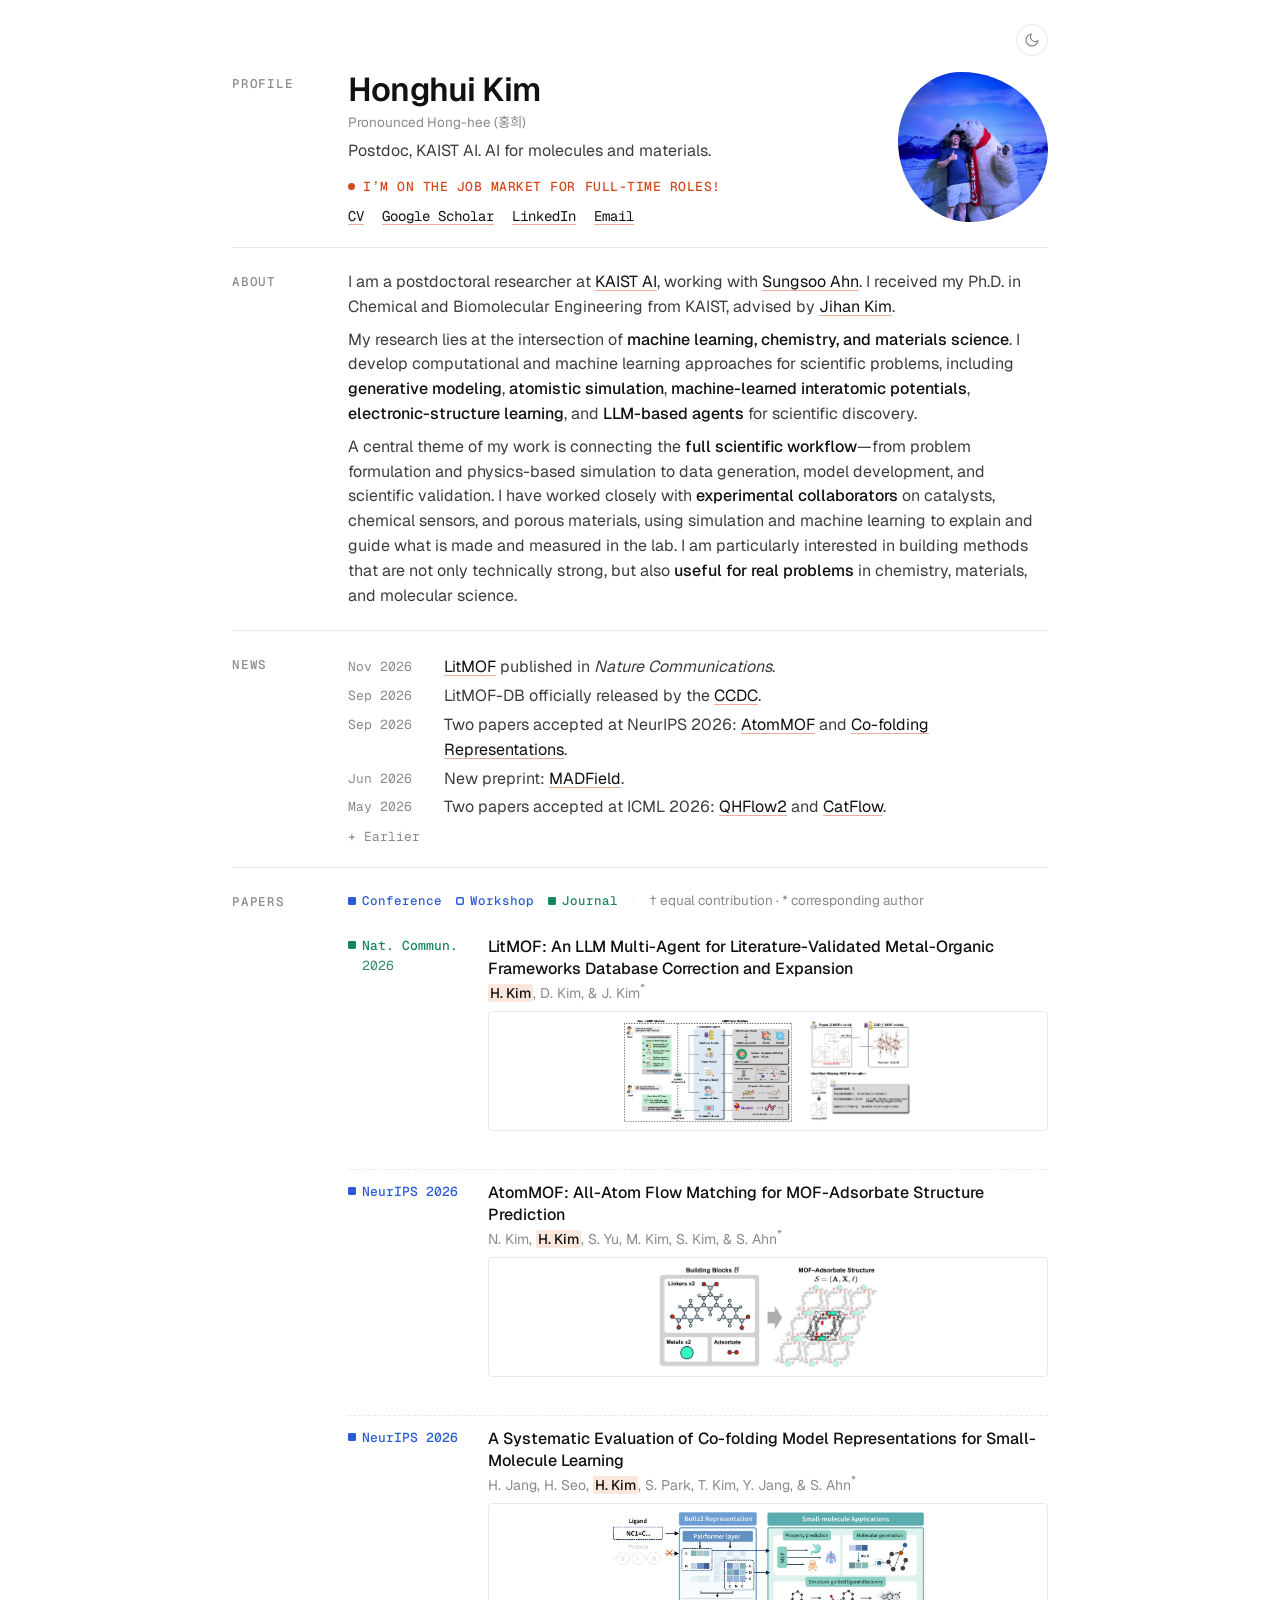
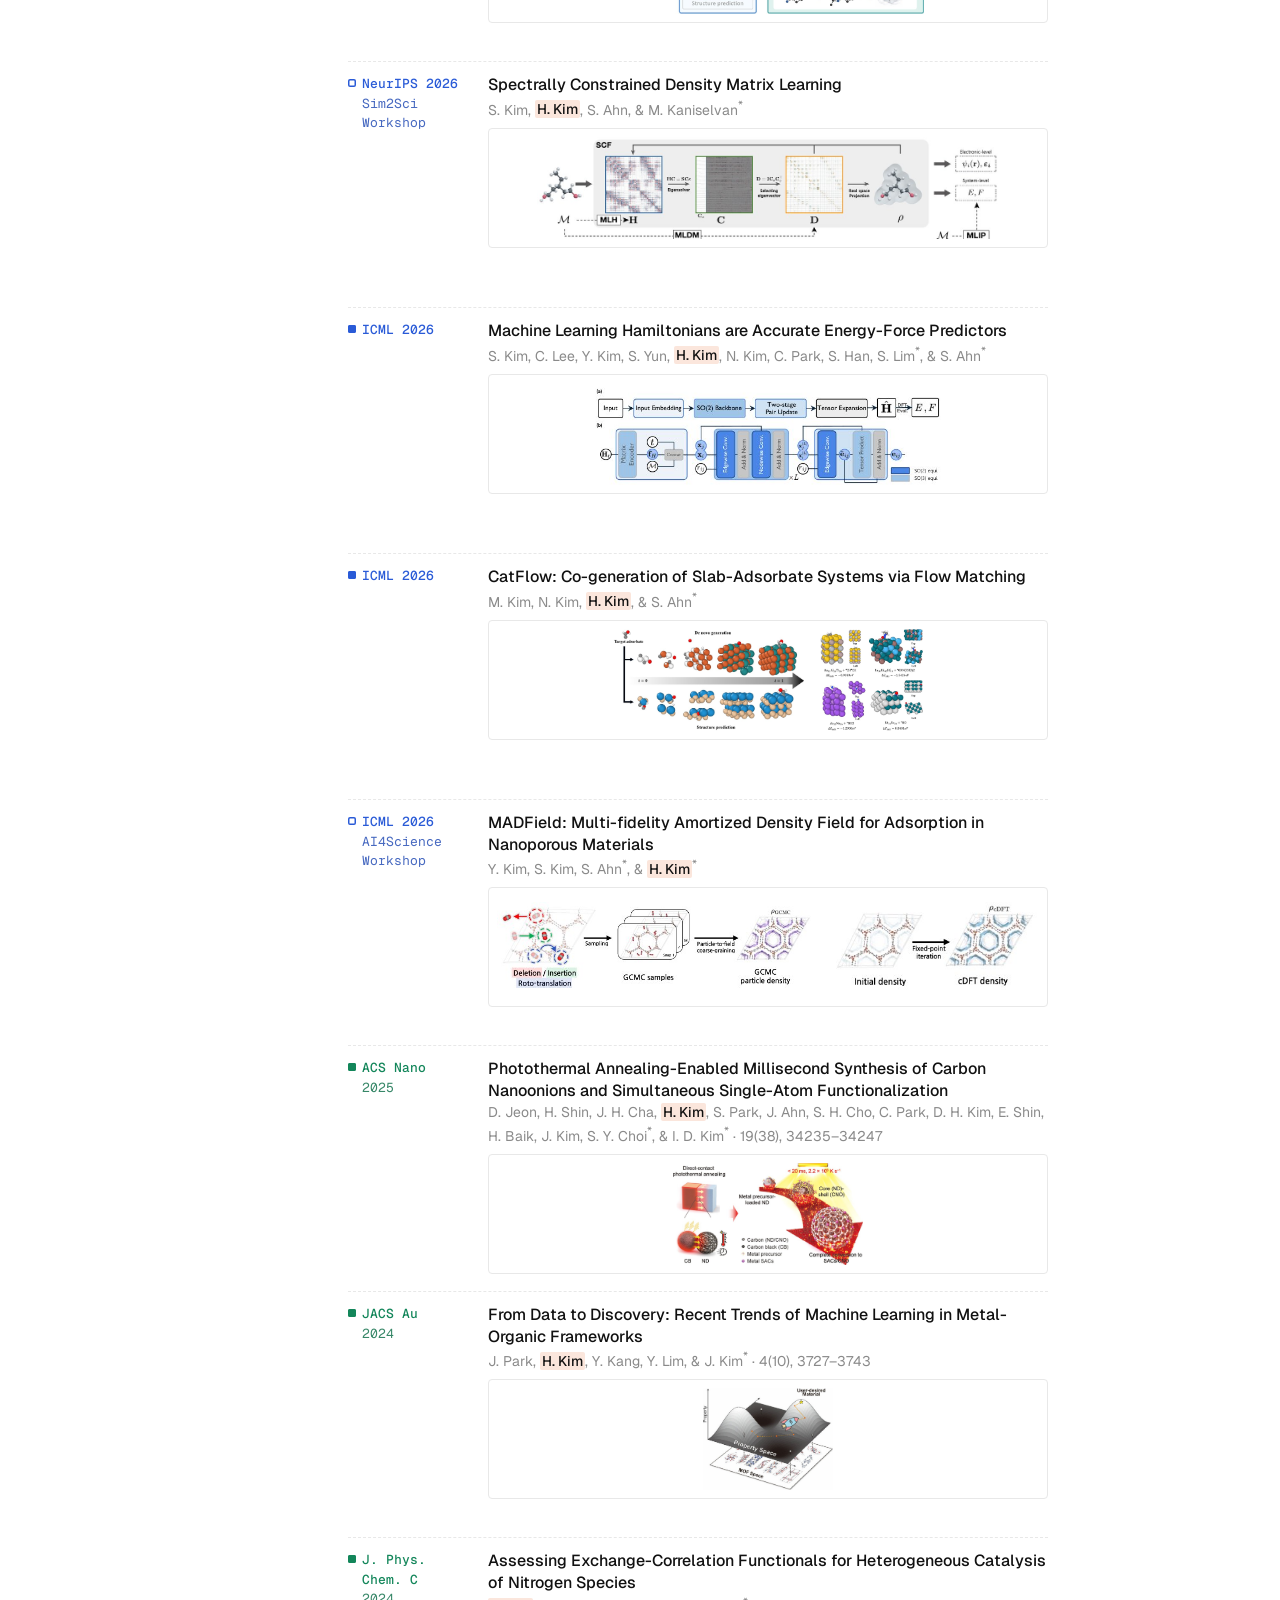
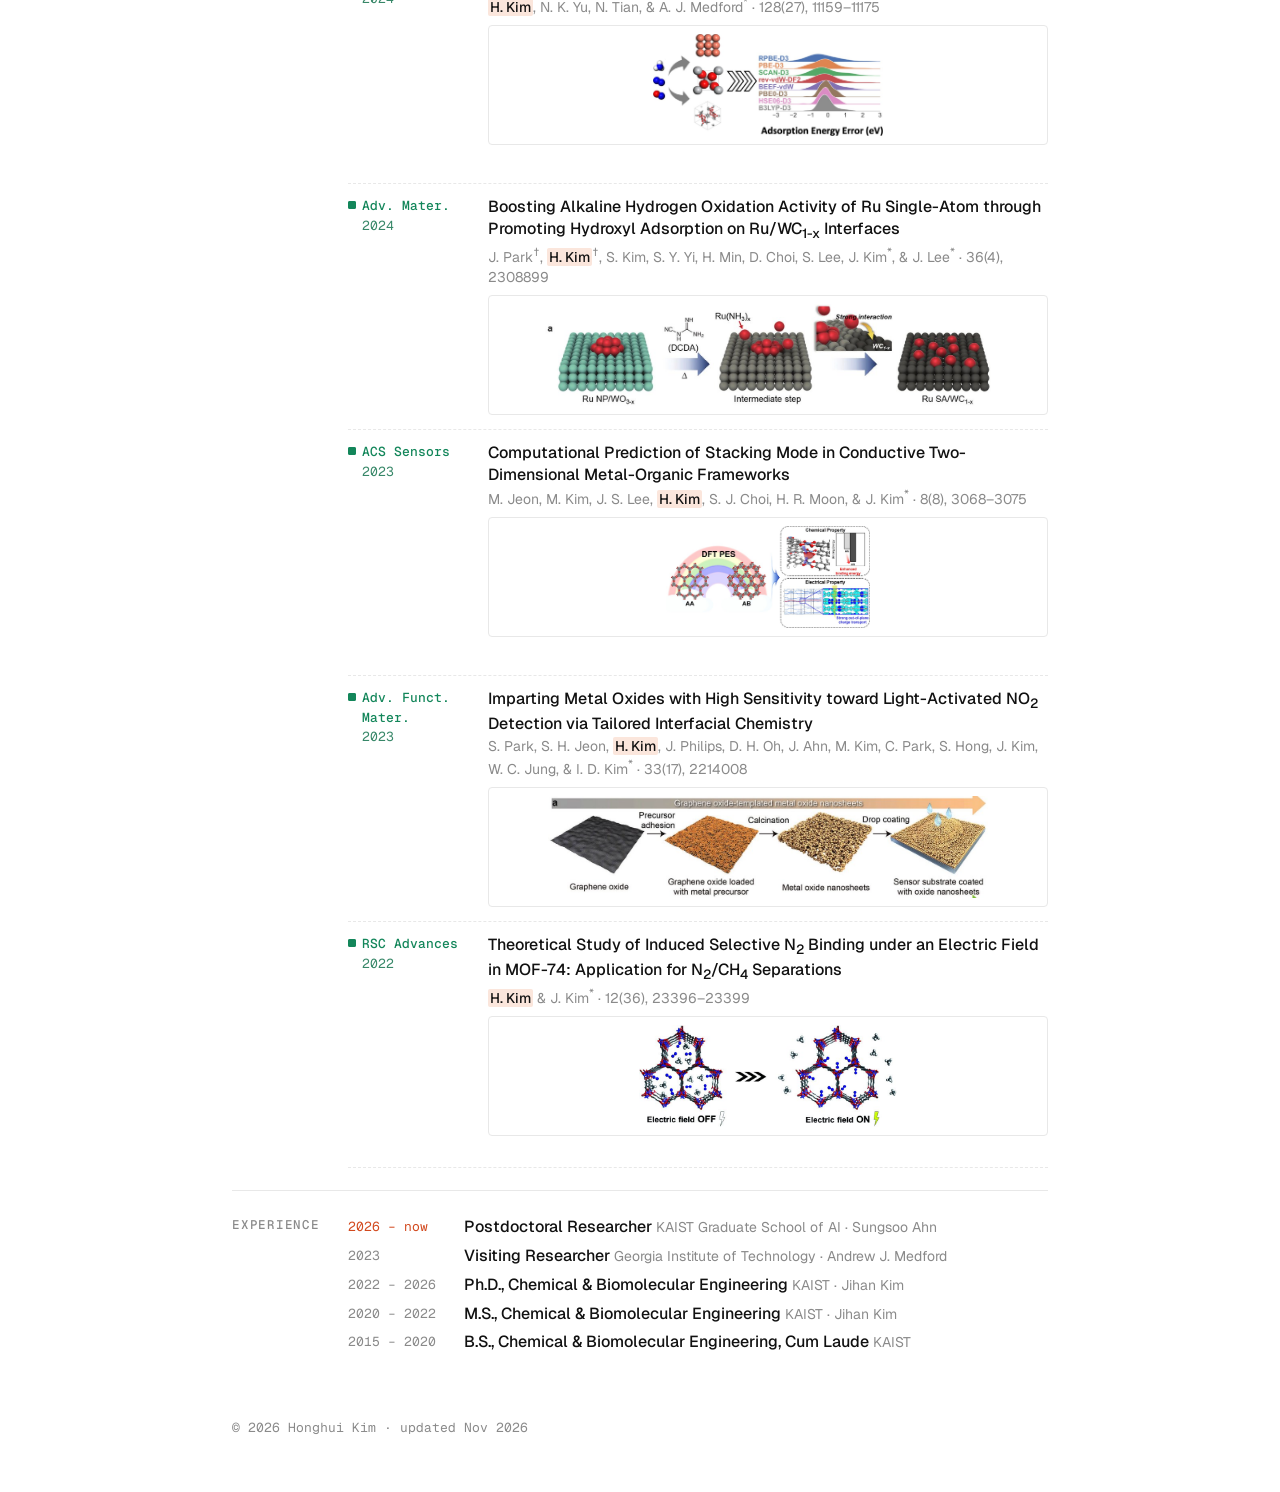
<file: index.html>
<!DOCTYPE html>
<html lang="en">
<head>
  <meta charset="UTF-8">
  <meta name="viewport" content="width=device-width, initial-scale=1.0">
  <title>Honghui Kim</title>
  <meta name="description" content="Honghui Kim (홍희), postdoctoral researcher at KAIST AI. AI for molecules and materials. On the job market for full-time roles.">
  <link rel="icon" href="/favicon.ico">
  <link rel="apple-touch-icon" href="/assets/apple-touch-icon.png">
  <link rel="preconnect" href="https://fonts.googleapis.com">
  <link rel="preconnect" href="https://fonts.gstatic.com" crossorigin>
  <link href="https://fonts.googleapis.com/css2?family=Geist:wght@400;500;600&family=Geist+Mono:wght@400;500&display=swap" rel="stylesheet">
  <link href="https://fonts.googleapis.com/css2?family=Noto+Sans+KR:wght@400&text=%EA%B9%80%ED%99%8D%ED%9D%AC&display=swap" rel="stylesheet">
  <link rel="stylesheet" href="style.css?v=20261128d">
  <script>
    // Apply a saved theme before first paint to avoid a flash.
    try { var t = localStorage.getItem('theme'); if (t) document.documentElement.dataset.theme = t; } catch (e) {}
  </script>
</head>
<body>
<div class="page">
  <button class="theme-toggle" type="button" aria-label="Toggle dark mode">
    <svg class="moon" viewBox="0 0 24 24" fill="none" stroke="currentColor" stroke-width="1.8" stroke-linecap="round" stroke-linejoin="round"><path d="M21 12.8A9 9 0 1 1 11.2 3a7 7 0 0 0 9.8 9.8z"/></svg>
    <svg class="sun" viewBox="0 0 24 24" fill="none" stroke="currentColor" stroke-width="1.8" stroke-linecap="round"><circle cx="12" cy="12" r="4.5"/><path d="M12 1.5v2.5M12 20v2.5M4.6 4.6l1.8 1.8M17.6 17.6l1.8 1.8M1.5 12h2.5M20 12h2.5M4.6 19.4l1.8-1.8M17.6 6.4l1.8-1.8"/></svg>
  </button>

  <section class="row">
    <span class="label">Profile</span>
    <div class="profile">
      <img class="photo" src="assets/profile_480.jpg" alt="Honghui Kim" width="150" height="150">
      <div>
      <h1>Honghui Kim</h1>
      <p class="say">Pronounced Hong-hee (홍희)</p>
      <p class="line">Postdoc, KAIST AI. AI for molecules and materials.</p>
      <p class="status">I’m on the job market for full-time roles!</p>
      <p class="links">
        <a href="assets/CV_HonghuiKim.pdf">CV</a>
        <a href="https://scholar.google.com/citations?user=FqIni_IAAAAJ">Google Scholar</a>
        <a href="https://www.linkedin.com/in/honghui-kim-52b0a0259">LinkedIn</a>
        <a class="email" data-u="ildmb96" data-d="kaist.ac.kr">ildmb96 [at] kaist.ac.kr</a>
      </p>
      </div>
    </div>
  </section>

  <section class="row">
    <span class="label">About</span>
    <div class="prose">
      <p>I am a postdoctoral researcher at <a href="https://gsai.kaist.ac.kr">KAIST AI</a>, working with <a href="https://sungsoo-ahn.github.io">Sungsoo Ahn</a>. I received my Ph.D. in Chemical and Biomolecular Engineering from KAIST, advised by <a href="https://scholar.google.com/citations?user=OUoa6QgAAAAJ">Jihan Kim</a>.</p>
      <p>My research lies at the intersection of <strong>machine learning, chemistry, and materials science</strong>. I develop computational and machine learning approaches for scientific problems, including <strong>generative modeling</strong>, <strong>atomistic simulation</strong>, <strong>machine-learned interatomic potentials</strong>, <strong>electronic-structure learning</strong>, and <strong>LLM-based agents</strong> for scientific discovery.</p>
      <p>A central theme of my work is connecting the <strong>full scientific workflow</strong>—from problem formulation and physics-based simulation to data generation, model development, and scientific validation. I have worked closely with <strong>experimental collaborators</strong> on catalysts, chemical sensors, and porous materials, using simulation and machine learning to explain and guide what is made and measured in the lab. I am particularly interested in building methods that are not only technically strong, but also <strong>useful for real problems</strong> in chemistry, materials, and molecular science.</p>
    </div>
  </section>

  <section class="row">
    <span class="label">News</span>
    <div>
      <ul class="dated">
        <li><time>Nov 2026</time><span><a href="https://www.nature.com/articles/s41467-026-79242-w">LitMOF</a> published in <em>Nature Communications</em>.</span></li>
        <li><time>Sep 2026</time><span>LitMOF-DB officially released by the <a href="https://www.ccdc.cam.ac.uk/support-and-resources/downloads/">CCDC</a>.</span></li>
        <li><time>Sep 2026</time><span>Two papers accepted at NeurIPS 2026: <a href="https://arxiv.org/abs/2602.07351">AtomMOF</a> and <a href="https://arxiv.org/abs/2602.13249">Co-folding Representations</a>.</span></li>
        <li><time>Jun 2026</time><span>New preprint: <a href="https://arxiv.org/abs/2606.21284">MADField</a>.</span></li>
        <li><time>May 2026</time><span>Two papers accepted at ICML 2026: <a href="https://arxiv.org/abs/2602.16897">QHFlow2</a> and <a href="https://arxiv.org/abs/2602.05372">CatFlow</a>.</span></li>
      </ul>
      <details>
        <summary>Earlier</summary>
        <ul class="dated">
          <li><time>Mar 2026</time><span>Started as a postdoc at KAIST AI with Sungsoo Ahn.</span></li>
          <li><time>Feb 2026</time><span>Graduated from KAIST with a Ph.D. in Chemical and Biomolecular Engineering.</span></li>
          <li><time>Dec 2025</time><span>Oral presentation at MRS Fall 2025, Boston, MA.</span></li>
          <li><time>Nov 2025</time><span>Defended my Ph.D. dissertation, <em>“Closing the Simulation-Experiment Gap in Metal-Organic Frameworks.”</em></span></li>
        </ul>
      </details>
    </div>
  </section>

  <section class="row" id="publications">
    <span class="label">Papers</span>
    <div>
      <p class="key"><span class="sw conf">Conference</span><span class="sw ws">Workshop</span><span class="sw jour">Journal</span><span class="sep">·</span>† equal contribution · * corresponding author</p>

      <ul class="pubs">
        <li class="jour">
          <span class="venue">Nat. Commun.<span>2026</span></span>
          <div><div class="meta"><p class="title"><a href="https://www.nature.com/articles/s41467-026-79242-w">LitMOF: An LLM Multi-Agent for Literature-Validated Metal-Organic Frameworks Database Correction and Expansion</a></p>
            <p class="authors"><strong>H. Kim</strong>, D. Kim, &amp; J. Kim<sup>*</sup></p></div>
            <a class="figs" href="https://www.nature.com/articles/s41467-026-79242-w" tabindex="-1" aria-hidden="true"><img src="assets/pubs/litmof.jpg" alt="" loading="lazy"><img src="assets/pubs/litmof-2.jpg" alt="" loading="lazy"></a>
          </div>
        </li>
        <li class="conf">
          <span class="venue">NeurIPS 2026</span>
          <div><div class="meta"><p class="title"><a href="https://arxiv.org/abs/2602.07351">AtomMOF: All-Atom Flow Matching for MOF-Adsorbate Structure Prediction</a></p>
            <p class="authors">N. Kim, <strong>H. Kim</strong>, S. Yu, M. Kim, S. Kim, &amp; S. Ahn<sup>*</sup></p></div>
            <a class="figs" href="https://arxiv.org/abs/2602.07351" tabindex="-1" aria-hidden="true"><img src="assets/pubs/atommof.jpg" alt="" loading="lazy"></a>
          </div>
        </li>
        <li class="conf">
          <span class="venue">NeurIPS 2026</span>
          <div><div class="meta"><p class="title"><a href="https://arxiv.org/abs/2602.13249">A Systematic Evaluation of Co-folding Model Representations for Small-Molecule Learning</a></p>
            <p class="authors">H. Jang, H. Seo, <strong>H. Kim</strong>, S. Park, T. Kim, Y. Jang, &amp; S. Ahn<sup>*</sup></p></div>
            <a class="figs" href="https://arxiv.org/abs/2602.13249" tabindex="-1" aria-hidden="true"><img src="assets/pubs/cofolding.jpg" alt="" loading="lazy"></a>
          </div>
        </li>
        <li class="ws">
          <span class="venue">NeurIPS 2026<span>Sim2Sci Workshop</span></span>
          <div><div class="meta"><p class="title"><a href="https://openreview.net/forum?id=wt3C3CmmpH">Spectrally Constrained Density Matrix Learning</a></p>
            <p class="authors">S. Kim, <strong>H. Kim</strong>, S. Ahn, &amp; M. Kaniselvan<sup>*</sup></p></div>
            <a class="figs" href="https://openreview.net/forum?id=wt3C3CmmpH" tabindex="-1" aria-hidden="true"><img src="assets/pubs/sim2sci-densitymatrix.jpg" alt="" loading="lazy"></a>
          </div>
        </li>
        <li class="conf">
          <span class="venue">ICML 2026</span>
          <div><div class="meta"><p class="title"><a href="https://arxiv.org/abs/2602.16897">Machine Learning Hamiltonians are Accurate Energy-Force Predictors</a></p>
            <p class="authors">S. Kim, C. Lee, Y. Kim, S. Yun, <strong>H. Kim</strong>, N. Kim, C. Park, S. Han, S. Lim<sup>*</sup>, &amp; S. Ahn<sup>*</sup></p></div>
            <a class="figs" href="https://arxiv.org/abs/2602.16897" tabindex="-1" aria-hidden="true"><img src="assets/pubs/qhflow2.jpg" alt="" loading="lazy"></a>
          </div>
        </li>
        <li class="conf">
          <span class="venue">ICML 2026</span>
          <div><div class="meta"><p class="title"><a href="https://arxiv.org/abs/2602.05372">CatFlow: Co-generation of Slab-Adsorbate Systems via Flow Matching</a></p>
            <p class="authors">M. Kim, N. Kim, <strong>H. Kim</strong>, &amp; S. Ahn<sup>*</sup></p></div>
            <a class="figs" href="https://arxiv.org/abs/2602.05372" tabindex="-1" aria-hidden="true"><img src="assets/pubs/catflow.jpg" alt="" loading="lazy"><img src="assets/pubs/catflow-2.jpg" alt="" loading="lazy"></a>
          </div>
        </li>
        <li class="ws">
          <span class="venue">ICML 2026<span>AI4Science Workshop</span></span>
          <div><div class="meta"><p class="title"><a href="https://arxiv.org/abs/2606.21284">MADField: Multi-fidelity Amortized Density Field for Adsorption in Nanoporous Materials</a></p>
            <p class="authors">Y. Kim, S. Kim, S. Ahn<sup>*</sup>, &amp; <strong>H. Kim</strong><sup>*</sup></p></div>
            <a class="figs" href="https://arxiv.org/abs/2606.21284" tabindex="-1" aria-hidden="true"><img src="assets/pubs/madfield.jpg" alt="" loading="lazy"><img src="assets/pubs/madfield-2.jpg" alt="" loading="lazy"></a>
          </div>
        </li>
        <li class="jour">
          <span class="venue">ACS Nano<span>2025</span></span>
          <div><div class="meta"><p class="title"><a href="https://pubs.acs.org/doi/full/10.1021/acsnano.5c11229">Photothermal Annealing-Enabled Millisecond Synthesis of Carbon Nanoonions and Simultaneous Single-Atom Functionalization</a></p>
            <p class="authors">D. Jeon, H. Shin, J. H. Cha, <strong>H. Kim</strong>, S. Park, J. Ahn, S. H. Cho, C. Park, D. H. Kim, E. Shin, H. Baik, J. Kim, S. Y. Choi<sup>*</sup>, &amp; I. D. Kim<sup>*</sup> · 19(38), 34235–34247</p></div>
            <a class="figs" href="https://pubs.acs.org/doi/full/10.1021/acsnano.5c11229" tabindex="-1" aria-hidden="true"><img src="assets/pubs/acsnano-cno.jpg" alt="" loading="lazy"></a>
          </div>
        </li>
        <li class="jour">
          <span class="venue">JACS Au<span>2024</span></span>
          <div><div class="meta"><p class="title"><a href="https://pubs.acs.org/doi/full/10.1021/jacsau.4c00618">From Data to Discovery: Recent Trends of Machine Learning in Metal-Organic Frameworks</a></p>
            <p class="authors">J. Park, <strong>H. Kim</strong>, Y. Kang, Y. Lim, &amp; J. Kim<sup>*</sup> · 4(10), 3727–3743</p></div>
            <a class="figs" href="https://pubs.acs.org/doi/full/10.1021/jacsau.4c00618" tabindex="-1" aria-hidden="true"><img src="assets/pubs/jacsau-review.jpg" alt="" loading="lazy"></a>
          </div>
        </li>
        <li class="jour">
          <span class="venue">J. Phys. Chem. C<span>2024</span></span>
          <div><div class="meta"><p class="title"><a href="https://pubs.acs.org/doi/full/10.1021/acs.jpcc.4c01497">Assessing Exchange-Correlation Functionals for Heterogeneous Catalysis of Nitrogen Species</a></p>
            <p class="authors"><strong>H. Kim</strong>, N. K. Yu, N. Tian, &amp; A. J. Medford<sup>*</sup> · 128(27), 11159–11175</p></div>
            <a class="figs" href="https://pubs.acs.org/doi/full/10.1021/acs.jpcc.4c01497" tabindex="-1" aria-hidden="true"><img src="assets/pubs/jpcc-xc-functionals.jpg" alt="" loading="lazy"></a>
          </div>
        </li>
        <li class="jour">
          <span class="venue">Adv. Mater.<span>2024</span></span>
          <div><div class="meta"><p class="title"><a href="https://advanced.onlinelibrary.wiley.com/doi/abs/10.1002/adma.202308899">Boosting Alkaline Hydrogen Oxidation Activity of Ru Single-Atom through Promoting Hydroxyl Adsorption on Ru/WC<sub>1-x</sub> Interfaces</a></p>
            <p class="authors">J. Park<sup>†</sup>, <strong>H. Kim</strong><sup>†</sup>, S. Kim, S. Y. Yi, H. Min, D. Choi, S. Lee, J. Kim<sup>*</sup>, &amp; J. Lee<sup>*</sup> · 36(4), 2308899</p></div>
            <a class="figs" href="https://advanced.onlinelibrary.wiley.com/doi/abs/10.1002/adma.202308899" tabindex="-1" aria-hidden="true"><img src="assets/pubs/advmater-ru-wc.jpg" alt="" loading="lazy"></a>
          </div>
        </li>
        <li class="jour">
          <span class="venue">ACS Sensors<span>2023</span></span>
          <div><div class="meta"><p class="title"><a href="https://pubs.acs.org/doi/abs/10.1021/acssensors.3c00715">Computational Prediction of Stacking Mode in Conductive Two-Dimensional Metal-Organic Frameworks</a></p>
            <p class="authors">M. Jeon, M. Kim, J. S. Lee, <strong>H. Kim</strong>, S. J. Choi, H. R. Moon, &amp; J. Kim<sup>*</sup> · 8(8), 3068–3075</p></div>
            <a class="figs" href="https://pubs.acs.org/doi/abs/10.1021/acssensors.3c00715" tabindex="-1" aria-hidden="true"><img src="assets/pubs/acssens-2dmof.jpg" alt="" loading="lazy"></a>
          </div>
        </li>
        <li class="jour">
          <span class="venue">Adv. Funct. Mater.<span>2023</span></span>
          <div><div class="meta"><p class="title"><a href="https://advanced.onlinelibrary.wiley.com/doi/abs/10.1002/adfm.202214008">Imparting Metal Oxides with High Sensitivity toward Light-Activated NO<sub>2</sub> Detection via Tailored Interfacial Chemistry</a></p>
            <p class="authors">S. Park, S. H. Jeon, <strong>H. Kim</strong>, J. Philips, D. H. Oh, J. Ahn, M. Kim, C. Park, S. Hong, J. Kim, W. C. Jung, &amp; I. D. Kim<sup>*</sup> · 33(17), 2214008</p></div>
            <a class="figs" href="https://advanced.onlinelibrary.wiley.com/doi/abs/10.1002/adfm.202214008" tabindex="-1" aria-hidden="true"><img src="assets/pubs/afm-no2-sensor.jpg" alt="" loading="lazy"></a>
          </div>
        </li>
        <li class="jour">
          <span class="venue">RSC Advances<span>2022</span></span>
          <div><div class="meta"><p class="title"><a href="https://doi.org/10.1039/D2RA04216A">Theoretical Study of Induced Selective N<sub>2</sub> Binding under an Electric Field in MOF-74: Application for N<sub>2</sub>/CH<sub>4</sub> Separations</a></p>
            <p class="authors"><strong>H. Kim</strong> &amp; J. Kim<sup>*</sup> · 12(36), 23396–23399</p></div>
            <a class="figs" href="https://doi.org/10.1039/D2RA04216A" tabindex="-1" aria-hidden="true"><img src="assets/pubs/rscadv-mof74.jpg" alt="" loading="lazy"></a>
          </div>
        </li>
      </ul>
    </div>
  </section>

  <section class="row" id="experience">
    <span class="label">Experience</span>
    <ul class="dated cv">
      <li><time>2026 – now</time><span><b>Postdoctoral Researcher</b> <small>KAIST Graduate School of AI · Sungsoo Ahn</small></span></li>
      <li><time>2023</time><span><b>Visiting Researcher</b> <small>Georgia Institute of Technology · Andrew J. Medford</small></span></li>
      <li><time>2022 – 2026</time><span><b>Ph.D., Chemical &amp; Biomolecular Engineering</b> <small>KAIST · Jihan Kim</small></span></li>
      <li><time>2020 – 2022</time><span><b>M.S., Chemical &amp; Biomolecular Engineering</b> <small>KAIST · Jihan Kim</small></span></li>
      <li><time>2015 – 2020</time><span><b>B.S., Chemical &amp; Biomolecular Engineering, Cum Laude</b> <small>KAIST</small></span></li>
    </ul>
  </section>

  <footer>© 2026 Honghui Kim · updated Nov 2026</footer>

</div>
<script>
  // Assemble the address at load time so it is not stored whole in the HTML.
  document.querySelectorAll('a.email').forEach(function (a) {
    a.href = 'mailto:' + a.dataset.u + '@' + a.dataset.d;
    a.textContent = 'Email';
  });
</script>
<script>
  (function () {
    var root = document.documentElement;
    var mq = window.matchMedia('(prefers-color-scheme: dark)');
    function isDark() { return root.dataset.theme ? root.dataset.theme === 'dark' : mq.matches; }
    function sync() { root.classList.toggle('is-dark', isDark()); }
    document.querySelector('.theme-toggle').addEventListener('click', function () {
      var next = isDark() ? 'light' : 'dark';
      root.dataset.theme = next;
      try { localStorage.setItem('theme', next); } catch (e) {}
      sync();
    });
    mq.addEventListener('change', sync);
    sync();
  })();
</script>
</body>
</html>
</file>
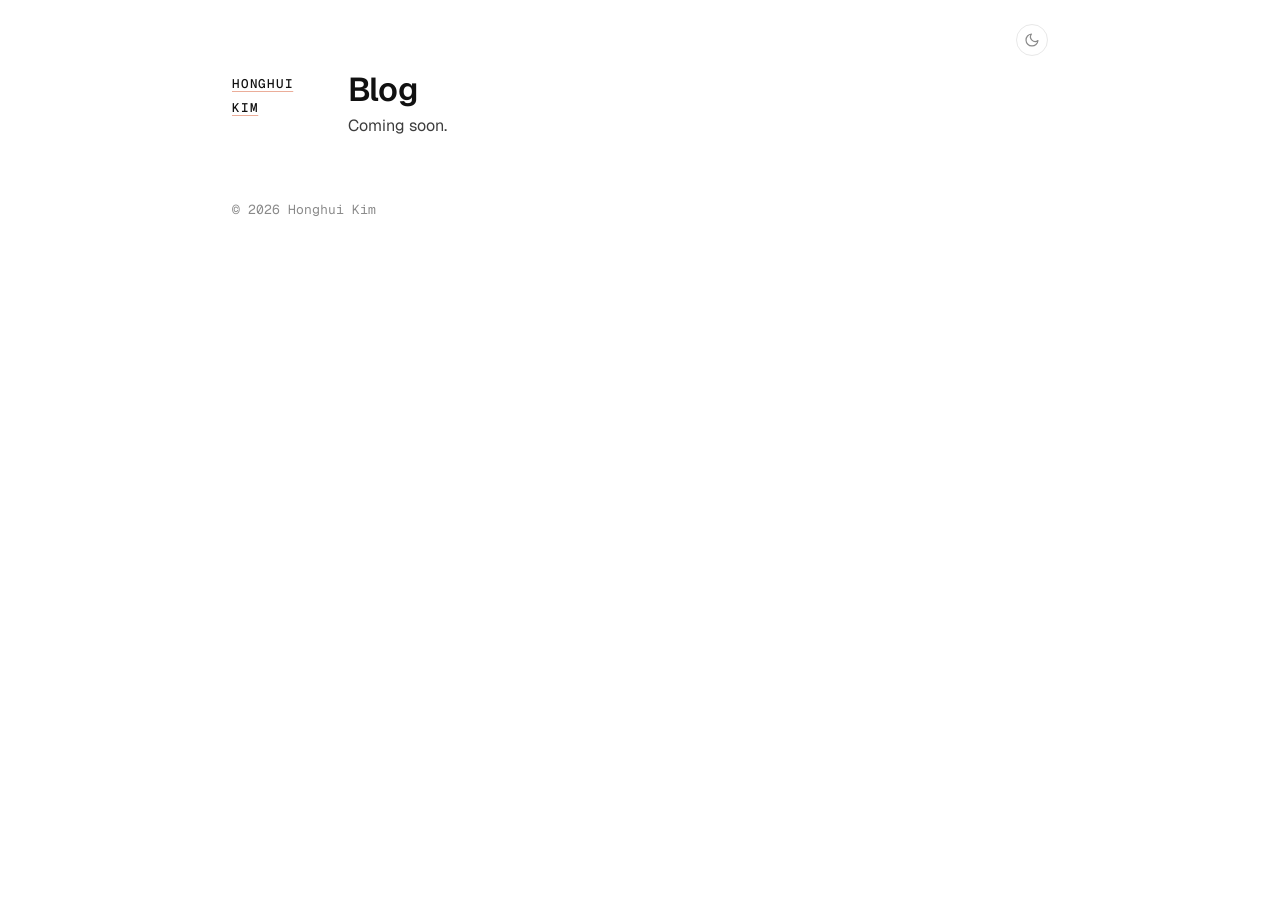
<file: blog/index.html>
<!DOCTYPE html>
<html lang="en">
<head>
  <meta charset="UTF-8">
  <meta name="viewport" content="width=device-width, initial-scale=1.0">
  <title>Blog - Honghui Kim</title>
  <link rel="icon" href="/favicon.ico">
  <link rel="apple-touch-icon" href="/assets/apple-touch-icon.png">
  <link rel="preconnect" href="https://fonts.googleapis.com">
  <link rel="preconnect" href="https://fonts.gstatic.com" crossorigin>
  <link href="https://fonts.googleapis.com/css2?family=Geist:wght@400;500;600&family=Geist+Mono:wght@400;500&display=swap" rel="stylesheet">
  <link rel="stylesheet" href="../style.css?v=20261128d">
  <script>
    // Apply a saved theme before first paint to avoid a flash.
    try { var t = localStorage.getItem('theme'); if (t) document.documentElement.dataset.theme = t; } catch (e) {}
  </script>
</head>
<body>
<div class="page">
  <button class="theme-toggle" type="button" aria-label="Toggle dark mode">
    <svg class="moon" viewBox="0 0 24 24" fill="none" stroke="currentColor" stroke-width="1.8" stroke-linecap="round" stroke-linejoin="round"><path d="M21 12.8A9 9 0 1 1 11.2 3a7 7 0 0 0 9.8 9.8z"/></svg>
    <svg class="sun" viewBox="0 0 24 24" fill="none" stroke="currentColor" stroke-width="1.8" stroke-linecap="round"><circle cx="12" cy="12" r="4.5"/><path d="M12 1.5v2.5M12 20v2.5M4.6 4.6l1.8 1.8M17.6 17.6l1.8 1.8M1.5 12h2.5M20 12h2.5M4.6 19.4l1.8-1.8M17.6 6.4l1.8-1.8"/></svg>
  </button>

  <section class="row">
    <span class="label"><a href="/">Honghui Kim</a></span>
    <div>
      <h1>Blog</h1>
      <p class="line">Coming soon.</p>
    </div>
  </section>

  <footer>© 2026 Honghui Kim</footer>

</div>
<script>
  (function () {
    var root = document.documentElement;
    var mq = window.matchMedia('(prefers-color-scheme: dark)');
    function isDark() { return root.dataset.theme ? root.dataset.theme === 'dark' : mq.matches; }
    function sync() { root.classList.toggle('is-dark', isDark()); }
    document.querySelector('.theme-toggle').addEventListener('click', function () {
      var next = isDark() ? 'light' : 'dark';
      root.dataset.theme = next;
      try { localStorage.setItem('theme', next); } catch (e) {}
      sync();
    });
    mq.addEventListener('change', sync);
    sync();
  })();
</script>
</body>
</html>
</file>
<file: style.css>
/* Honghui Kim — personal site
   Layout: label column (mono) + content column, hairline separators. */

:root {
  --ink: #111;
  --body: #3d3d3d;
  --mute: #8a8a8a;
  --line: #e8e8e8;
  --link-line: #cfcfcf;
  --bg: #fff;
  --accent: #d2491e;
  --accent-soft: #fbe6dc;
  --conf: #2a5bd7;   /* conference */
  --jour: #13865a;   /* journal */
  --sans: "Geist", "Noto Sans KR", system-ui, -apple-system, sans-serif;
  --mono: "Geist Mono", ui-monospace, SFMono-Regular, Menlo, monospace;
}

/* Dark: follows the system unless the visitor picked a theme with the toggle */
@media (prefers-color-scheme: dark) {
  :root:not([data-theme="light"]) {
    --ink: #ededed;
    --body: #bdbdbd;
    --mute: #7d7d7d;
    --line: #2a2a2a;
    --link-line: #4a4a4a;
    --bg: #121212;
    --accent: #f06a3c;
    --accent-soft: rgba(240, 106, 60, .2);
    --conf: #7ea2ff;
    --jour: #4cc28f;
  }
}
:root[data-theme="dark"] {
  --ink: #ededed;
  --body: #bdbdbd;
  --mute: #7d7d7d;
  --line: #2a2a2a;
  --link-line: #4a4a4a;
  --bg: #121212;
  --accent: #f06a3c;
  --accent-soft: rgba(240, 106, 60, .2);
  --conf: #7ea2ff;
  --jour: #4cc28f;
}

* { box-sizing: border-box; margin: 0; padding: 0; }

body {
  background: var(--bg);
  color: var(--body);
  font: 400 16px/1.55 var(--sans);
  -webkit-font-smoothing: antialiased;
}

a {
  color: var(--ink);
  text-decoration: underline;
  text-decoration-color: color-mix(in srgb, var(--accent) 45%, transparent);
  text-underline-offset: 2.5px;
  transition: text-decoration-color .15s, color .15s;
}
a:hover { color: var(--accent); text-decoration-color: var(--accent); }

ul { list-style: none; }

.page { position: relative; max-width: 880px; margin: 0 auto; padding: 72px 32px 56px; }

/* Theme toggle (top-right of the page) */
.theme-toggle {
  position: absolute;
  top: 24px;
  right: 32px;
  display: grid;
  place-items: center;
  width: 32px;
  height: 32px;
  border: 1px solid var(--line);
  border-radius: 50%;
  background: var(--bg);
  color: var(--mute);
  cursor: pointer;
  transition: color .15s, border-color .15s;
}
.theme-toggle:hover { color: var(--accent); border-color: var(--accent); }
.theme-toggle svg { width: 16px; height: 16px; }
.theme-toggle .sun { display: none; }
.is-dark .theme-toggle .sun { display: block; }
.is-dark .theme-toggle .moon { display: none; }

/* Section row: label | content */
.row {
  display: grid;
  grid-template-columns: 92px 1fr;  /* fits the longest label, "EXPERIENCE" */
  gap: 24px;
  padding: 22px 0;
  border-top: 1px solid var(--line);
}
.row:first-of-type { border-top: 0; padding-top: 0; }
.label {
  font: 500 12.5px/1.9 var(--mono);
  color: var(--mute);
  text-transform: uppercase;
  letter-spacing: .06em;
}

/* Profile */
.profile {
  display: grid;
  grid-template-columns: 1fr 150px;
  gap: 28px;
  align-items: start;
}
.photo {
  grid-column: 2;
  grid-row: 1;
  width: 150px;
  height: 150px;
  object-fit: cover;
  border-radius: 42% 58% 52% 48% / 46% 52% 48% 54%;
  transition: border-radius .5s ease;
}
.photo:hover { border-radius: 50%; }
h1 {
  font-size: 33px;
  font-weight: 600;
  letter-spacing: -.025em;
  line-height: 1.1;
  color: var(--ink);
}
h1 .kr {
  font-family: "Noto Sans KR", sans-serif;
  font-weight: 400;
  font-size: 21px;
  letter-spacing: 0;
  color: var(--mute);
  margin-left: 10px;
}
.say { margin-top: 4px; font-size: 13.5px; color: var(--mute); }
.line { margin-top: 6px; }
.line b { color: var(--ink); font-weight: 500; }
.status {
  margin-top: 14px;
  display: flex;
  align-items: center;
  gap: 8px;
  font: 500 13px var(--mono);
  color: var(--accent);
  text-transform: uppercase;
  letter-spacing: .04em;
}
.status::before {
  content: "";
  flex: none;
  width: 7px;
  height: 7px;
  border-radius: 50%;
  background: var(--accent);
  animation: pulse 2.4s ease-in-out infinite;
}
@keyframes pulse { 50% { opacity: .35; } }
@media (prefers-reduced-motion: reduce) { .status::before { animation: none; } }
.links {
  margin-top: 12px;
  display: flex;
  flex-wrap: wrap;
  gap: 4px 18px;
  font: 400 14px var(--mono);
}

/* About */
.prose p { text-wrap: pretty; }  /* left-aligned; balances line lengths */
.prose p + p { margin-top: 8px; }
.prose strong { font-weight: 500; color: var(--ink); }

/* News */
.dated li { display: grid; grid-template-columns: 84px 1fr; gap: 12px; padding: 2px 0; }
.dated time { font: 13px/1.9 var(--mono); color: var(--mute); }
details summary {
  margin-top: 6px;
  cursor: pointer;
  font: 13px var(--mono);
  color: var(--mute);
  list-style: none;
}
details summary::-webkit-details-marker { display: none; }
details summary::before { content: "+ "; }
details[open] summary::before { content: "− "; }
details[open] summary { margin-bottom: 2px; }

/* Publications */
.key { font-size: 13.5px; color: var(--mute); margin-bottom: 13px; display: flex; flex-wrap: wrap; align-items: center; gap: 4px 14px; }
.key .sep { color: var(--line); }
.sw { display: inline-flex; align-items: center; gap: 6px; font: 500 12.5px var(--mono); }
.sw::before, .venue::before {
  content: "";
  flex: none;
  width: 8px;
  height: 8px;
  border-radius: 2px;
  background: var(--c);
  box-shadow: inset 0 0 0 1.5px var(--c);
}
.conf { --c: var(--conf); }
.jour { --c: var(--jour); }
.ws { --c: var(--conf); }
.sw.ws::before, .ws .venue::before { background: transparent; }
.sw, .group { color: var(--c); }
.group {
  font: 500 12.5px var(--mono);
  color: var(--mute);
  letter-spacing: .04em;
  text-transform: uppercase;
  margin-bottom: 6px;
}
.pubs { margin-bottom: 18px; }
.pubs:last-child { margin-bottom: 0; }
.pubs li {
  position: relative;
  display: grid;
  grid-template-columns: 124px 1fr;
  gap: 16px;
  padding: 12px 0 14px;
  min-height: 246px;  /* tallest row; keeps every row the same height, slack goes below the figure */
  border-bottom: 1px dashed var(--line);
  align-items: start;
}
.venue {
  position: relative;
  padding-left: 14px;
  font: 500 13px/1.5 var(--mono);
  color: var(--c);
}
.venue::before { position: absolute; left: 0; top: 5px; }
.venue span { display: block; font-weight: 400; color: color-mix(in srgb, var(--c) 70%, var(--mute)); }
.title { font-weight: 500; color: var(--ink); line-height: 1.35; transition: color .15s; }
.pubs li:hover .title { color: var(--accent); }
.authors { font-size: 14px; line-height: 1.45; color: var(--mute); margin-top: 1px; }
.authors strong {
  color: var(--ink);
  font-weight: 500;
  background: var(--accent-soft);
  border-radius: 2px;
  padding: 0 2px;
}
/* Figures under title/authors: fixed-size frame so every paper row is the same size.
   Add more <img> inside .figs for extra panels; they share the frame. */
.figs {
  display: flex;
  align-items: center;
  justify-content: center;
  gap: 16px;
  margin-top: 8px;
  height: 120px;
  padding: 8px;
  background: #fff;
  border: 1px solid var(--line);
  border-radius: 4px;
  transition: border-color .15s;
}
.figs:hover { border-color: var(--accent); }
.figs img {
  flex: 0 1 auto;
  min-width: 0;
  max-width: 100%;
  max-height: 100%;
  width: auto;
  height: auto;
  object-fit: contain;
}
.title a { color: inherit; text-decoration: none; }
.title a:hover { color: var(--accent); text-decoration: underline; text-decoration-color: var(--accent); }

/* Experience */
.dated.cv li { grid-template-columns: 104px 1fr; }
.dated.cv b { font-weight: 500; color: var(--ink); }
.dated.cv small { color: var(--mute); font-size: 14px; }
.dated.cv li:first-child time { color: var(--accent); }

footer { margin-top: 40px; font: 13px var(--mono); color: var(--mute); }

@media (max-width: 700px) {
  .page { padding: 40px 16px; }
  .theme-toggle { top: 12px; right: 16px; }
  .row { grid-template-columns: 1fr; gap: 10px; padding: 18px 0; }
  .profile { grid-template-columns: 1fr; gap: 16px; }
  .photo { grid-column: 1; width: 112px; height: 112px; }
  .pubs li { grid-template-columns: 1fr; gap: 6px; min-height: 0; }
  .venue, .pubs li > div { grid-column: 1; }
  .venue span { display: inline; }
  .venue span::before { content: " · "; }
  .figs { height: 100px; padding: 6px; gap: 10px; }
  .dated li, .dated.cv li { grid-template-columns: 1fr; gap: 0; }
  /* mobile keeps the original (smaller) type sizes */
  body { font-size: 14.5px; }
  .label, .sw, .group { font-size: 11.5px; }
  h1 { font-size: 30px; }
  .say { font-size: 12.5px; }
  .status, .venue, .dated time, details summary, footer { font-size: 12px; }
  .links, .authors, .dated.cv small { font-size: 13px; }
  .key { font-size: 12.5px; }
}

.group.conf, .group.jour { color: var(--c); }
</file>
